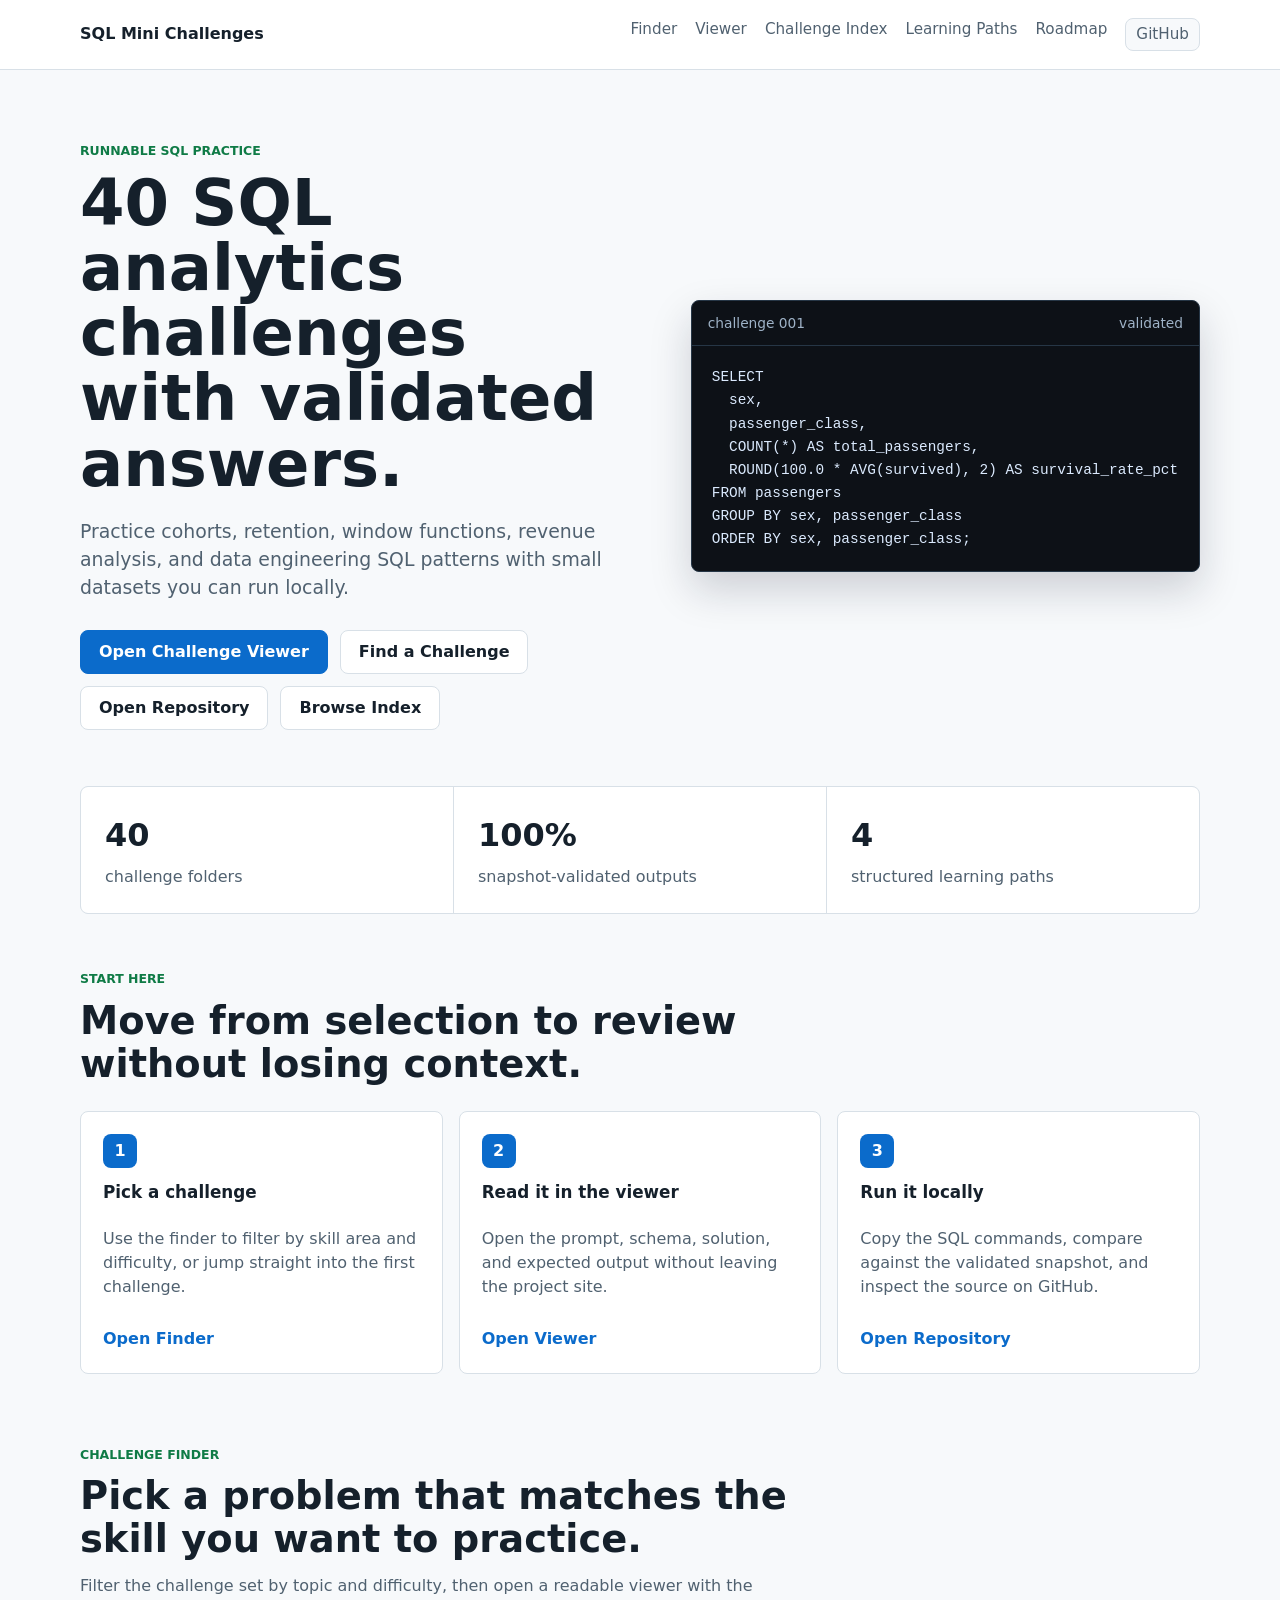
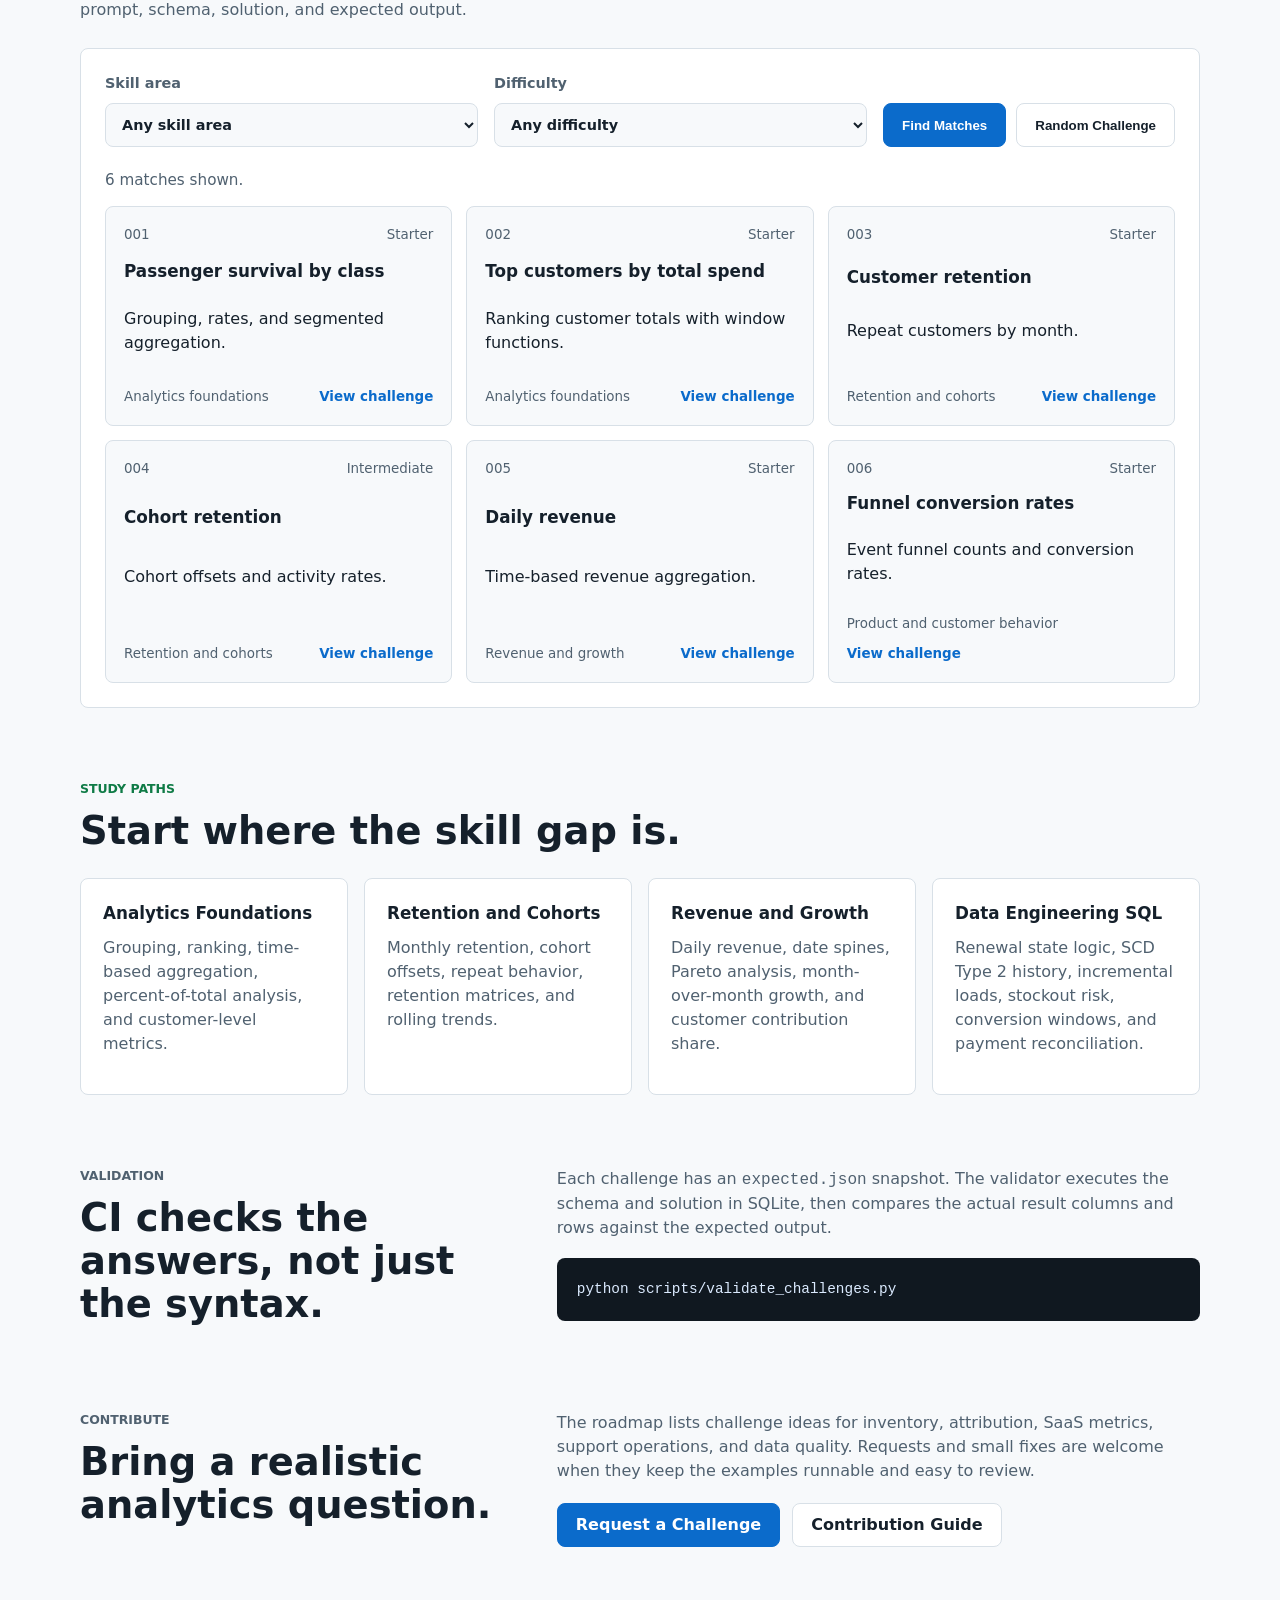
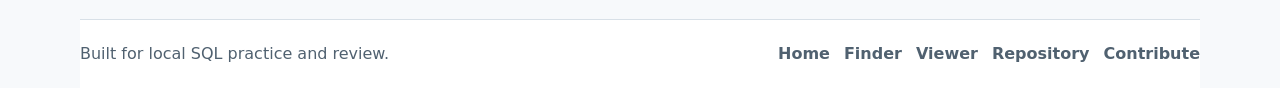
<file: docs/index.html>
<!doctype html>
<html lang="en">
  <head>
    <meta charset="utf-8">
    <meta name="viewport" content="width=device-width, initial-scale=1">
    <meta
      name="description"
      content="40 runnable SQL analytics challenges covering cohorts, retention, window functions, revenue analysis, and data engineering patterns."
    >
    <title>SQL Mini Challenges</title>
    <link rel="stylesheet" href="site.css?v=20260606-nav">
    <script src="challenge-finder.js?v=20260606-nav" defer></script>
  </head>
  <body>
    <header class="site-header">
      <nav class="nav" aria-label="Primary navigation">
        <a class="brand" href="index.html">SQL Mini Challenges</a>
        <div class="nav-links">
          <a href="#challenge-finder">Finder</a>
          <a href="challenge.html">Viewer</a>
          <a href="https://github.com/Bmowville/sql-mini-challenges#challenge-index">Challenge Index</a>
          <a href="https://github.com/Bmowville/sql-mini-challenges/blob/main/docs/learning-paths.md">Learning Paths</a>
          <a href="https://github.com/Bmowville/sql-mini-challenges/blob/main/docs/challenge-roadmap.md">Roadmap</a>
          <a class="nav-cta" href="https://github.com/Bmowville/sql-mini-challenges">GitHub</a>
        </div>
      </nav>
    </header>

    <main>
      <section class="intro" aria-labelledby="page-title">
        <div class="intro-copy">
          <p class="eyebrow">Runnable SQL practice</p>
          <h1 id="page-title">40 SQL analytics challenges with validated answers.</h1>
          <p class="lead">
            Practice cohorts, retention, window functions, revenue analysis, and data engineering SQL patterns with small datasets you can run locally.
          </p>
          <div class="actions" aria-label="Primary links">
            <a class="button primary" href="challenge.html">Open Challenge Viewer</a>
            <a class="button" href="#challenge-finder">Find a Challenge</a>
            <a class="button" href="https://github.com/Bmowville/sql-mini-challenges">Open Repository</a>
            <a class="button" href="https://github.com/Bmowville/sql-mini-challenges#challenge-index">Browse Index</a>
          </div>
        </div>
        <div class="query-preview" aria-label="Example SQL challenge output">
          <div class="preview-toolbar">
            <span>challenge 001</span>
            <span>validated</span>
          </div>
          <pre><code>SELECT
  sex,
  passenger_class,
  COUNT(*) AS total_passengers,
  ROUND(100.0 * AVG(survived), 2) AS survival_rate_pct
FROM passengers
GROUP BY sex, passenger_class
ORDER BY sex, passenger_class;</code></pre>
        </div>
      </section>

      <section class="metrics" aria-label="Project facts">
        <div>
          <strong>40</strong>
          <span>challenge folders</span>
        </div>
        <div>
          <strong>100%</strong>
          <span>snapshot-validated outputs</span>
        </div>
        <div>
          <strong>4</strong>
          <span>structured learning paths</span>
        </div>
      </section>

      <section class="content-section start-section" aria-labelledby="start-heading">
        <div class="section-heading">
          <p class="eyebrow">Start here</p>
          <h2 id="start-heading">Move from selection to review without losing context.</h2>
        </div>
        <div class="start-grid">
          <article>
            <span>1</span>
            <h3>Pick a challenge</h3>
            <p>Use the finder to filter by skill area and difficulty, or jump straight into the first challenge.</p>
            <a href="#challenge-finder">Open Finder</a>
          </article>
          <article>
            <span>2</span>
            <h3>Read it in the viewer</h3>
            <p>Open the prompt, schema, solution, and expected output without leaving the project site.</p>
            <a href="challenge.html">Open Viewer</a>
          </article>
          <article>
            <span>3</span>
            <h3>Run it locally</h3>
            <p>Copy the SQL commands, compare against the validated snapshot, and inspect the source on GitHub.</p>
            <a href="https://github.com/Bmowville/sql-mini-challenges">Open Repository</a>
          </article>
        </div>
      </section>

      <section class="content-section finder-section" id="challenge-finder" aria-labelledby="finder-heading">
        <div class="section-heading">
          <p class="eyebrow">Challenge finder</p>
          <h2 id="finder-heading">Pick a problem that matches the skill you want to practice.</h2>
          <p class="section-copy">
            Filter the challenge set by topic and difficulty, then open a readable viewer with the prompt, schema, solution, and expected output.
          </p>
        </div>
        <div class="finder-panel" data-challenge-finder>
          <form class="finder-controls" aria-label="Challenge filters">
            <label>
              <span>Skill area</span>
              <select id="skill-filter" name="skill">
                <option value="all">Any skill area</option>
                <option value="foundations">Analytics foundations</option>
                <option value="retention">Retention and cohorts</option>
                <option value="revenue">Revenue and growth</option>
                <option value="behavior">Product and customer behavior</option>
                <option value="engineering">Data engineering SQL</option>
              </select>
            </label>
            <label>
              <span>Difficulty</span>
              <select id="difficulty-filter" name="difficulty">
                <option value="all">Any difficulty</option>
                <option value="starter">Starter</option>
                <option value="intermediate">Intermediate</option>
                <option value="advanced">Advanced</option>
              </select>
            </label>
            <div class="finder-actions">
              <button class="button primary" type="button" data-find-challenges>Find Matches</button>
              <button class="button" type="button" data-random-challenge>Random Challenge</button>
            </div>
          </form>
          <div class="finder-summary" data-finder-summary aria-live="polite"></div>
          <div class="result-grid" data-finder-results></div>
        </div>
      </section>

      <section class="content-section" aria-labelledby="paths-heading">
        <div class="section-heading">
          <p class="eyebrow">Study paths</p>
          <h2 id="paths-heading">Start where the skill gap is.</h2>
        </div>
        <div class="path-grid">
          <article>
            <h3>Analytics Foundations</h3>
            <p>Grouping, ranking, time-based aggregation, percent-of-total analysis, and customer-level metrics.</p>
          </article>
          <article>
            <h3>Retention and Cohorts</h3>
            <p>Monthly retention, cohort offsets, repeat behavior, retention matrices, and rolling trends.</p>
          </article>
          <article>
            <h3>Revenue and Growth</h3>
            <p>Daily revenue, date spines, Pareto analysis, month-over-month growth, and customer contribution share.</p>
          </article>
          <article>
            <h3>Data Engineering SQL</h3>
            <p>Renewal state logic, SCD Type 2 history, incremental loads, stockout risk, conversion windows, and payment reconciliation.</p>
          </article>
        </div>
      </section>

      <section class="content-section split" aria-labelledby="validation-heading">
        <div>
          <p class="eyebrow">Validation</p>
          <h2 id="validation-heading">CI checks the answers, not just the syntax.</h2>
        </div>
        <div>
          <p>
            Each challenge has an <code>expected.json</code> snapshot. The validator executes the schema and solution in SQLite, then compares the actual result columns and rows against the expected output.
          </p>
          <pre class="command"><code>python scripts/validate_challenges.py</code></pre>
        </div>
      </section>

      <section class="content-section split compact" aria-labelledby="contribute-heading">
        <div>
          <p class="eyebrow">Contribute</p>
          <h2 id="contribute-heading">Bring a realistic analytics question.</h2>
        </div>
        <div>
          <p>
            The roadmap lists challenge ideas for inventory, attribution, SaaS metrics, support operations, and data quality. Requests and small fixes are welcome when they keep the examples runnable and easy to review.
          </p>
          <div class="actions inline-actions" aria-label="Contribution links">
            <a class="button primary" href="https://github.com/Bmowville/sql-mini-challenges/issues/new?template=challenge_request.yml">Request a Challenge</a>
            <a class="button" href="https://github.com/Bmowville/sql-mini-challenges/blob/main/CONTRIBUTING.md">Contribution Guide</a>
          </div>
        </div>
      </section>
    </main>

    <footer class="site-footer">
      <span>Built for local SQL practice and review.</span>
      <div class="footer-links" aria-label="Footer navigation">
        <a href="index.html">Home</a>
        <a href="#challenge-finder">Finder</a>
        <a href="challenge.html">Viewer</a>
        <a href="https://github.com/Bmowville/sql-mini-challenges">Repository</a>
        <a href="https://github.com/Bmowville/sql-mini-challenges/blob/main/CONTRIBUTING.md">Contribute</a>
      </div>
    </footer>
  </body>
</html>
</file>
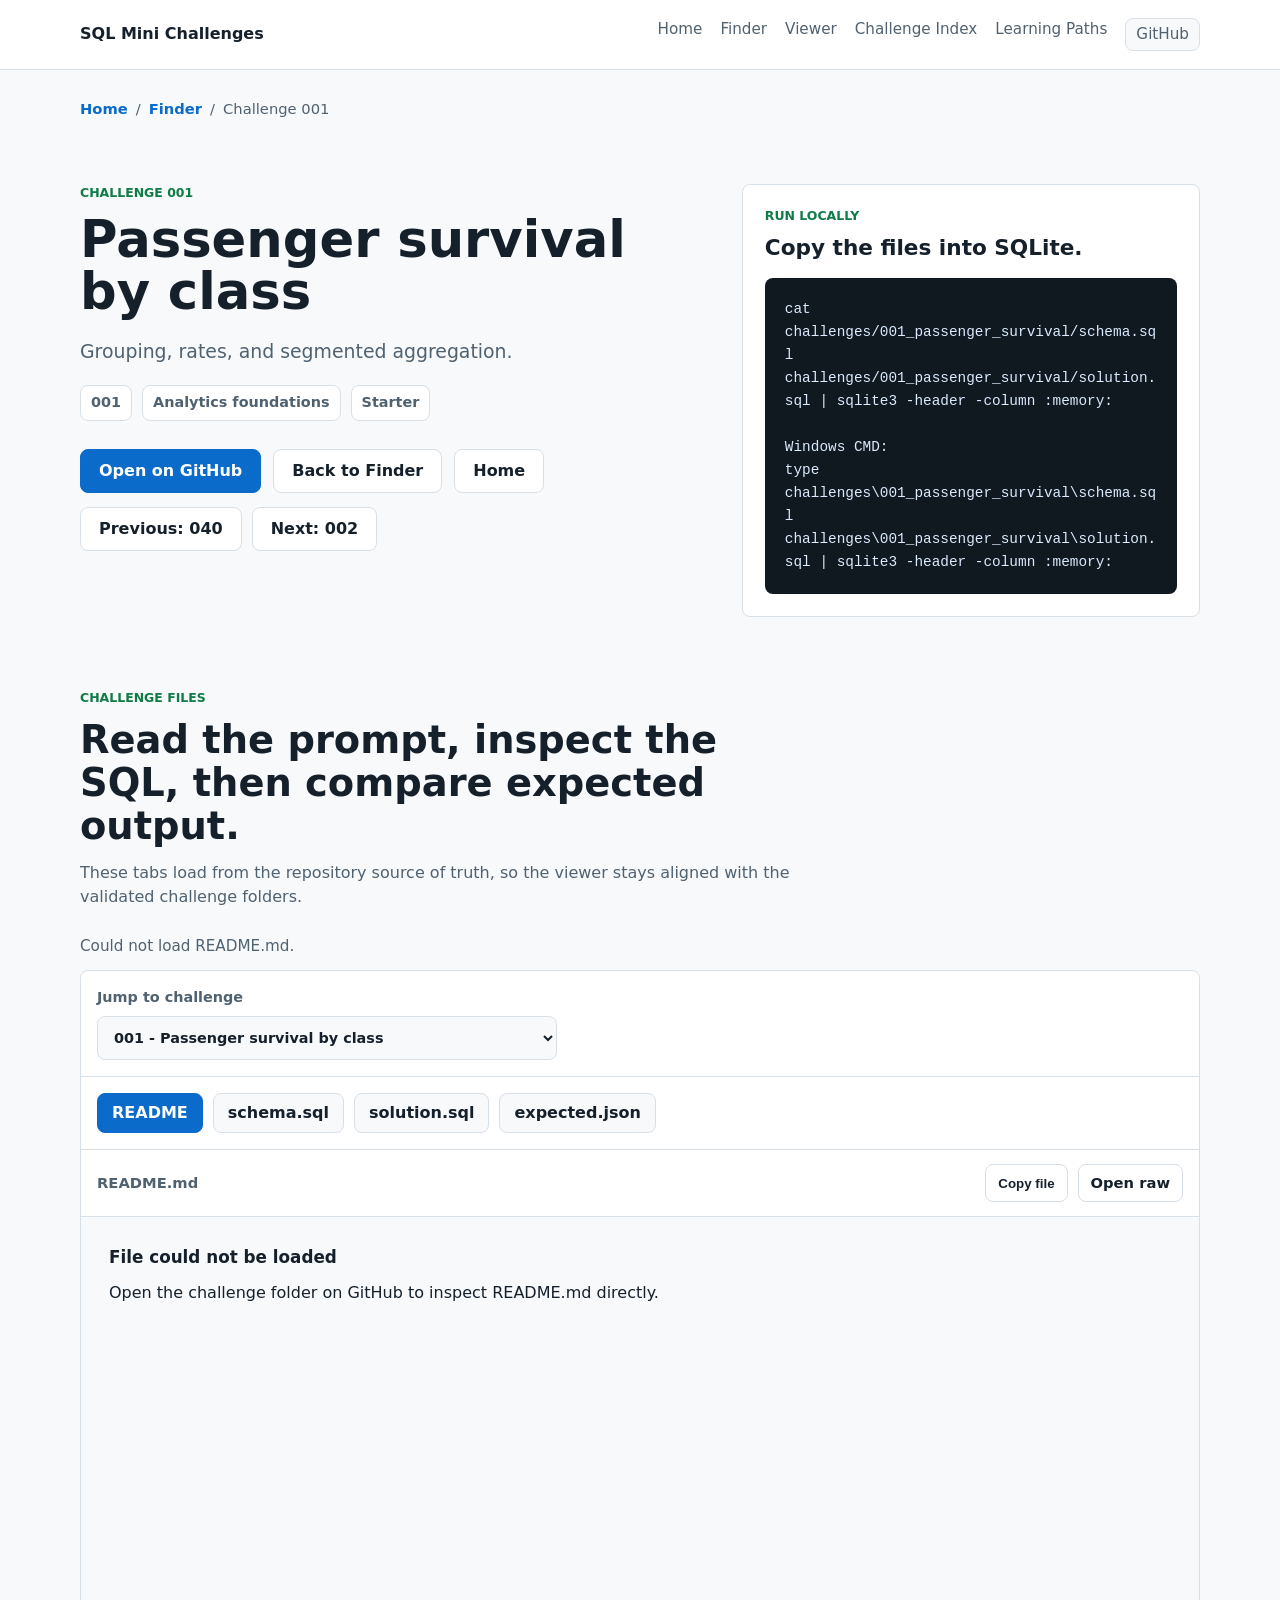
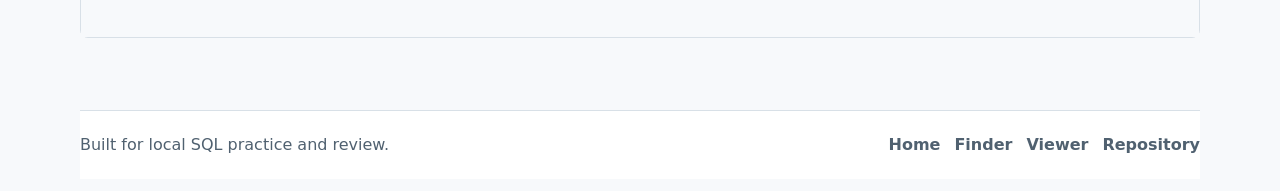
<file: docs/challenge.html>
<!doctype html>
<html lang="en">
  <head>
    <meta charset="utf-8">
    <meta name="viewport" content="width=device-width, initial-scale=1">
    <meta
      name="description"
      content="Read SQL Mini Challenges prompts, schemas, solutions, and expected outputs in a static challenge viewer."
    >
    <title>Challenge Viewer | SQL Mini Challenges</title>
    <link rel="stylesheet" href="site.css?v=20260606-nav">
    <script src="challenge-finder.js?v=20260606-nav" defer></script>
    <script src="challenge-viewer.js?v=20260606-nav" defer></script>
  </head>
  <body>
    <header class="site-header">
      <nav class="nav" aria-label="Primary navigation">
        <a class="brand" href="index.html">SQL Mini Challenges</a>
        <div class="nav-links">
          <a href="index.html">Home</a>
          <a href="index.html#challenge-finder">Finder</a>
          <a href="challenge.html">Viewer</a>
          <a href="https://github.com/Bmowville/sql-mini-challenges#challenge-index">Challenge Index</a>
          <a href="https://github.com/Bmowville/sql-mini-challenges/blob/main/docs/learning-paths.md">Learning Paths</a>
          <a class="nav-cta" href="https://github.com/Bmowville/sql-mini-challenges">GitHub</a>
        </div>
      </nav>
    </header>

    <main class="viewer-main" data-challenge-viewer>
      <nav class="breadcrumb" aria-label="Breadcrumb">
        <a href="index.html">Home</a>
        <span>/</span>
        <a href="index.html#challenge-finder">Finder</a>
        <span>/</span>
        <span data-breadcrumb-current>Challenge viewer</span>
      </nav>

      <section class="viewer-hero" aria-labelledby="viewer-title">
        <div>
          <p class="eyebrow" data-viewer-kicker>Challenge viewer</p>
          <h1 id="viewer-title" data-viewer-title>Loading challenge...</h1>
          <p class="lead" data-viewer-focus></p>
          <div class="viewer-meta" aria-label="Challenge metadata">
            <span data-viewer-id></span>
            <span data-viewer-skill></span>
            <span data-viewer-difficulty></span>
          </div>
          <div class="actions" aria-label="Challenge links">
            <a class="button primary" data-github-link href="https://github.com/Bmowville/sql-mini-challenges">Open on GitHub</a>
            <a class="button" href="index.html#challenge-finder">Back to Finder</a>
            <a class="button" href="index.html">Home</a>
          </div>
          <div class="viewer-sequence" aria-label="Adjacent challenges">
            <a class="button" data-previous-challenge href="challenge.html">Previous challenge</a>
            <a class="button" data-next-challenge href="challenge.html">Next challenge</a>
          </div>
        </div>
        <aside class="viewer-run-card" aria-labelledby="run-heading">
          <p class="eyebrow">Run locally</p>
          <h2 id="run-heading">Copy the files into SQLite.</h2>
          <pre class="command"><code data-run-command>Loading command...</code></pre>
        </aside>
      </section>

      <section class="content-section viewer-section" aria-labelledby="files-heading">
        <div class="section-heading">
          <p class="eyebrow">Challenge files</p>
          <h2 id="files-heading">Read the prompt, inspect the SQL, then compare expected output.</h2>
          <p class="section-copy">
            These tabs load from the repository source of truth, so the viewer stays aligned with the validated challenge folders.
          </p>
        </div>

        <div class="viewer-status" data-viewer-status role="status" aria-live="polite">Loading challenge files...</div>

        <div class="viewer-panel">
          <div class="viewer-picker">
            <label>
              <span>Jump to challenge</span>
              <select data-challenge-select aria-label="Jump to challenge"></select>
            </label>
          </div>

          <div class="viewer-tabs" role="tablist" aria-label="Challenge file tabs">
            <button class="tab-button" type="button" role="tab" aria-selected="true" data-file-tab="readme">README</button>
            <button class="tab-button" type="button" role="tab" aria-selected="false" data-file-tab="schema">schema.sql</button>
            <button class="tab-button" type="button" role="tab" aria-selected="false" data-file-tab="solution">solution.sql</button>
            <button class="tab-button" type="button" role="tab" aria-selected="false" data-file-tab="expected">expected.json</button>
          </div>

          <div class="viewer-toolbar">
            <span data-file-label>README.md</span>
            <div class="viewer-toolbar-actions">
              <button class="button" type="button" data-copy-file>Copy file</button>
              <a class="button" data-raw-link href="https://github.com/Bmowville/sql-mini-challenges">Open raw</a>
            </div>
          </div>

          <div class="viewer-content" data-file-content tabindex="0"></div>
        </div>
      </section>
    </main>

    <footer class="site-footer">
      <span>Built for local SQL practice and review.</span>
      <div class="footer-links" aria-label="Footer navigation">
        <a href="index.html">Home</a>
        <a href="index.html#challenge-finder">Finder</a>
        <a href="challenge.html">Viewer</a>
        <a href="https://github.com/Bmowville/sql-mini-challenges">Repository</a>
      </div>
    </footer>
  </body>
</html>
</file>
<file: docs/site.css>
:root {
  color-scheme: light dark;
  --bg: #f7f9fb;
  --surface: #ffffff;
  --surface-strong: #101820;
  --text: #15202b;
  --muted: #506170;
  --line: #d8e0e7;
  --accent: #0b6bcb;
  --accent-strong: #064d94;
  --green: #0f7b46;
  --code: #0d1117;
  --code-text: #dbeafe;
}

* {
  box-sizing: border-box;
}

body {
  margin: 0;
  background: var(--bg);
  color: var(--text);
  font-family: Inter, ui-sans-serif, system-ui, -apple-system, BlinkMacSystemFont, "Segoe UI", sans-serif;
  line-height: 1.5;
}

a {
  color: inherit;
}

.site-header,
.site-footer {
  border-bottom: 1px solid var(--line);
  background: var(--surface);
}

.nav,
main,
.site-footer {
  width: min(1120px, calc(100% - 32px));
  margin: 0 auto;
}

.nav {
  display: flex;
  align-items: center;
  justify-content: space-between;
  gap: 24px;
  padding: 18px 0;
}

.brand {
  font-weight: 700;
  text-decoration: none;
}

.nav-links {
  display: flex;
  flex-wrap: wrap;
  gap: 18px;
  color: var(--muted);
  font-size: 0.95rem;
}

.nav-links a {
  text-decoration: none;
}

.nav-cta {
  padding: 4px 10px;
  border: 1px solid var(--line);
  border-radius: 8px;
  background: var(--bg);
}

.nav-links a:hover,
.brand:hover,
.site-footer a:hover,
.start-grid a:hover {
  color: var(--accent);
}

.intro {
  display: grid;
  grid-template-columns: minmax(0, 1.05fr) minmax(360px, 0.95fr);
  gap: 48px;
  align-items: center;
  min-height: 560px;
  padding: 72px 0 56px;
}

.eyebrow {
  margin: 0 0 10px;
  color: var(--green);
  font-size: 0.78rem;
  font-weight: 700;
  letter-spacing: 0;
  text-transform: uppercase;
}

h1,
h2,
h3,
p {
  margin-top: 0;
}

h1 {
  max-width: 760px;
  margin-bottom: 20px;
  font-size: clamp(2.35rem, 5vw, 4.6rem);
  line-height: 1.02;
  letter-spacing: 0;
}

h2 {
  margin-bottom: 14px;
  font-size: clamp(1.8rem, 3vw, 2.6rem);
  line-height: 1.12;
  letter-spacing: 0;
}

h3 {
  margin-bottom: 10px;
  font-size: 1.05rem;
  letter-spacing: 0;
}

.lead {
  max-width: 690px;
  color: var(--muted);
  font-size: 1.18rem;
}

.actions {
  display: flex;
  flex-wrap: wrap;
  gap: 12px;
  margin-top: 28px;
}

.button {
  display: inline-flex;
  align-items: center;
  min-height: 44px;
  padding: 0 18px;
  border: 1px solid var(--line);
  border-radius: 8px;
  background: var(--surface);
  color: var(--text);
  font-weight: 650;
  text-decoration: none;
}

.button.primary {
  border-color: var(--accent);
  background: var(--accent);
  color: #ffffff;
}

.button:hover {
  border-color: var(--accent-strong);
}

.query-preview {
  min-width: 0;
  overflow: hidden;
  border: 1px solid #263646;
  border-radius: 8px;
  background: var(--code);
  box-shadow: 0 18px 42px rgb(15 23 42 / 18%);
}

.preview-toolbar {
  display: flex;
  justify-content: space-between;
  gap: 12px;
  padding: 12px 16px;
  border-bottom: 1px solid #263646;
  color: #9fb3c8;
  font-size: 0.86rem;
}

pre {
  margin: 0;
  overflow-x: auto;
  padding: 20px;
  color: var(--code-text);
  font-size: 0.9rem;
  line-height: 1.6;
  white-space: pre;
}

code {
  font-family: "SFMono-Regular", Consolas, "Liberation Mono", monospace;
}

.metrics {
  display: grid;
  grid-template-columns: repeat(3, minmax(0, 1fr));
  gap: 1px;
  overflow: hidden;
  border: 1px solid var(--line);
  border-radius: 8px;
  background: var(--line);
}

.metrics div {
  min-height: 120px;
  padding: 24px;
  background: var(--surface);
}

.metrics strong {
  display: block;
  margin-bottom: 6px;
  font-size: 2rem;
}

.metrics span,
.start-grid p,
.path-grid p,
.split p {
  color: var(--muted);
}

.content-section {
  padding: 72px 0 0;
}

.section-heading {
  max-width: 720px;
  margin-bottom: 26px;
}

.path-grid {
  display: grid;
  grid-template-columns: repeat(4, minmax(0, 1fr));
  gap: 16px;
}

.path-grid article {
  min-height: 188px;
  padding: 22px;
  border: 1px solid var(--line);
  border-radius: 8px;
  background: var(--surface);
}

.finder-section {
  scroll-margin-top: 24px;
}

.section-copy {
  max-width: 720px;
  color: var(--muted);
}

.finder-panel {
  padding: 24px;
  border: 1px solid var(--line);
  border-radius: 8px;
  background: var(--surface);
}

.finder-controls {
  display: grid;
  grid-template-columns: minmax(0, 1fr) minmax(0, 1fr) auto;
  gap: 16px;
  align-items: end;
}

.finder-controls label {
  display: grid;
  gap: 8px;
  color: var(--muted);
  font-size: 0.9rem;
  font-weight: 650;
}

.finder-controls select {
  width: 100%;
  min-height: 44px;
  padding: 0 12px;
  border: 1px solid var(--line);
  border-radius: 8px;
  background: var(--bg);
  color: var(--text);
  font: inherit;
}

.finder-actions {
  display: flex;
  flex-wrap: wrap;
  gap: 10px;
}

.finder-actions .button {
  cursor: pointer;
}

.finder-summary {
  margin: 22px 0 14px;
  color: var(--muted);
  font-size: 0.95rem;
}

.result-grid {
  display: grid;
  grid-template-columns: repeat(3, minmax(0, 1fr));
  gap: 14px;
}

.result-card {
  display: grid;
  gap: 12px;
  min-height: 220px;
  padding: 18px;
  border: 1px solid var(--line);
  border-radius: 8px;
  background: var(--bg);
}

.result-meta,
.result-footer {
  display: flex;
  flex-wrap: wrap;
  justify-content: space-between;
  gap: 10px;
  color: var(--muted);
  font-size: 0.84rem;
}

.result-footer {
  align-self: end;
}

.result-footer a {
  color: var(--accent);
  font-weight: 650;
  text-decoration: none;
}

.result-footer a:hover {
  color: var(--accent-strong);
}

.empty-result {
  grid-column: 1 / -1;
  min-height: auto;
}

.start-section {
  padding-top: 56px;
}

.start-grid {
  display: grid;
  grid-template-columns: repeat(3, minmax(0, 1fr));
  gap: 16px;
}

.start-grid article {
  display: grid;
  gap: 12px;
  min-height: 220px;
  padding: 22px;
  border: 1px solid var(--line);
  border-radius: 8px;
  background: var(--surface);
}

.start-grid span {
  display: inline-flex;
  align-items: center;
  justify-content: center;
  width: 34px;
  height: 34px;
  border-radius: 8px;
  background: var(--accent);
  color: #ffffff;
  font-weight: 700;
}

.start-grid a {
  align-self: end;
  color: var(--accent);
  font-weight: 650;
  text-decoration: none;
}

.viewer-main {
  padding-bottom: 72px;
}

.breadcrumb {
  display: flex;
  flex-wrap: wrap;
  gap: 8px;
  padding-top: 28px;
  color: var(--muted);
  font-size: 0.92rem;
}

.breadcrumb a {
  color: var(--accent);
  font-weight: 650;
  text-decoration: none;
}

.viewer-hero {
  display: grid;
  grid-template-columns: minmax(0, 1.15fr) minmax(320px, 0.85fr);
  gap: 42px;
  align-items: start;
  padding: 64px 0 24px;
}

.viewer-hero h1 {
  font-size: clamp(2.1rem, 4vw, 3.6rem);
}

.viewer-meta {
  display: flex;
  flex-wrap: wrap;
  gap: 10px;
  margin-top: 20px;
  color: var(--muted);
  font-size: 0.9rem;
  font-weight: 650;
}

.viewer-sequence {
  display: flex;
  flex-wrap: wrap;
  gap: 10px;
  margin-top: 14px;
}

.viewer-meta span {
  padding: 6px 10px;
  border: 1px solid var(--line);
  border-radius: 8px;
  background: var(--surface);
}

.viewer-run-card,
.viewer-panel {
  min-width: 0;
  border: 1px solid var(--line);
  border-radius: 8px;
  background: var(--surface);
}

.viewer-run-card {
  padding: 22px;
}

.viewer-run-card h2 {
  font-size: 1.35rem;
}

.viewer-section {
  padding-top: 48px;
}

.viewer-status {
  margin-bottom: 12px;
  color: var(--muted);
  font-size: 0.95rem;
}

.viewer-tabs,
.viewer-toolbar,
.viewer-toolbar-actions {
  display: flex;
  flex-wrap: wrap;
  align-items: center;
  gap: 10px;
}

.viewer-picker {
  padding: 16px;
  border-bottom: 1px solid var(--line);
}

.viewer-picker label {
  display: grid;
  gap: 8px;
  max-width: 460px;
  color: var(--muted);
  font-size: 0.9rem;
  font-weight: 650;
}

.viewer-picker select {
  min-height: 44px;
  padding: 0 12px;
  border: 1px solid var(--line);
  border-radius: 8px;
  background: var(--bg);
  color: var(--text);
  font: inherit;
}

.viewer-tabs {
  padding: 16px;
  border-bottom: 1px solid var(--line);
}

.tab-button {
  min-height: 40px;
  padding: 0 14px;
  border: 1px solid var(--line);
  border-radius: 8px;
  background: var(--bg);
  color: var(--text);
  cursor: pointer;
  font: inherit;
  font-weight: 650;
}

.tab-button[aria-selected="true"] {
  border-color: var(--accent);
  background: var(--accent);
  color: #ffffff;
}

.viewer-toolbar {
  justify-content: space-between;
  padding: 14px 16px;
  border-bottom: 1px solid var(--line);
  color: var(--muted);
  font-size: 0.92rem;
  font-weight: 650;
}

.viewer-toolbar .button {
  min-height: 38px;
  padding: 0 12px;
}

.viewer-content {
  min-height: 420px;
  background: var(--bg);
}

.viewer-code pre,
.viewer-markdown pre {
  border-radius: 0;
  background: var(--code);
}

.viewer-markdown {
  padding: 28px;
}

.viewer-markdown h2,
.viewer-markdown h3 {
  margin-top: 22px;
}

.viewer-markdown p,
.viewer-markdown li {
  max-width: 820px;
  color: var(--muted);
}

.viewer-markdown code:not(pre code) {
  padding: 2px 5px;
  border-radius: 5px;
  background: var(--surface);
  color: var(--text);
}

.viewer-empty {
  padding: 28px;
}

.split {
  display: grid;
  grid-template-columns: minmax(0, 0.8fr) minmax(0, 1.2fr);
  gap: 48px;
  padding-bottom: 72px;
}

.compact {
  padding-top: 0;
}

.inline-actions {
  margin-top: 20px;
}

.command {
  margin-top: 18px;
  border-radius: 8px;
  background: var(--surface-strong);
  white-space: pre-wrap;
}

.command code {
  overflow-wrap: anywhere;
  white-space: pre-wrap;
}

.site-footer {
  display: flex;
  flex-wrap: wrap;
  justify-content: space-between;
  gap: 16px;
  padding: 22px 0;
  border-top: 1px solid var(--line);
  border-bottom: 0;
  color: var(--muted);
}

.site-footer a {
  font-weight: 650;
  text-decoration: none;
}

.footer-links {
  display: flex;
  flex-wrap: wrap;
  gap: 14px;
}

@media (max-width: 860px) {
  .nav,
  .site-footer {
    align-items: flex-start;
    flex-direction: column;
  }

  .intro,
  .viewer-hero,
  .split {
    grid-template-columns: 1fr;
  }

  .intro {
    min-height: auto;
    padding-top: 48px;
  }

  .query-preview {
    width: 100%;
  }

  .metrics,
  .start-grid,
  .path-grid,
  .result-grid,
  .finder-controls {
    grid-template-columns: 1fr;
  }

  .finder-actions .button {
    width: 100%;
    justify-content: center;
  }

  .viewer-toolbar {
    align-items: flex-start;
    flex-direction: column;
  }

  .viewer-toolbar-actions,
  .viewer-toolbar-actions .button {
    width: 100%;
  }

  .viewer-toolbar-actions .button {
    justify-content: center;
  }
}

@media (prefers-color-scheme: dark) {
  :root {
    --bg: #0b1117;
    --surface: #101820;
    --surface-strong: #05080c;
    --text: #edf4fa;
    --muted: #adc0cf;
    --line: #263646;
    --accent: #58a6ff;
    --accent-strong: #8bc1ff;
    --green: #7ee2a8;
  }
}
</file>
